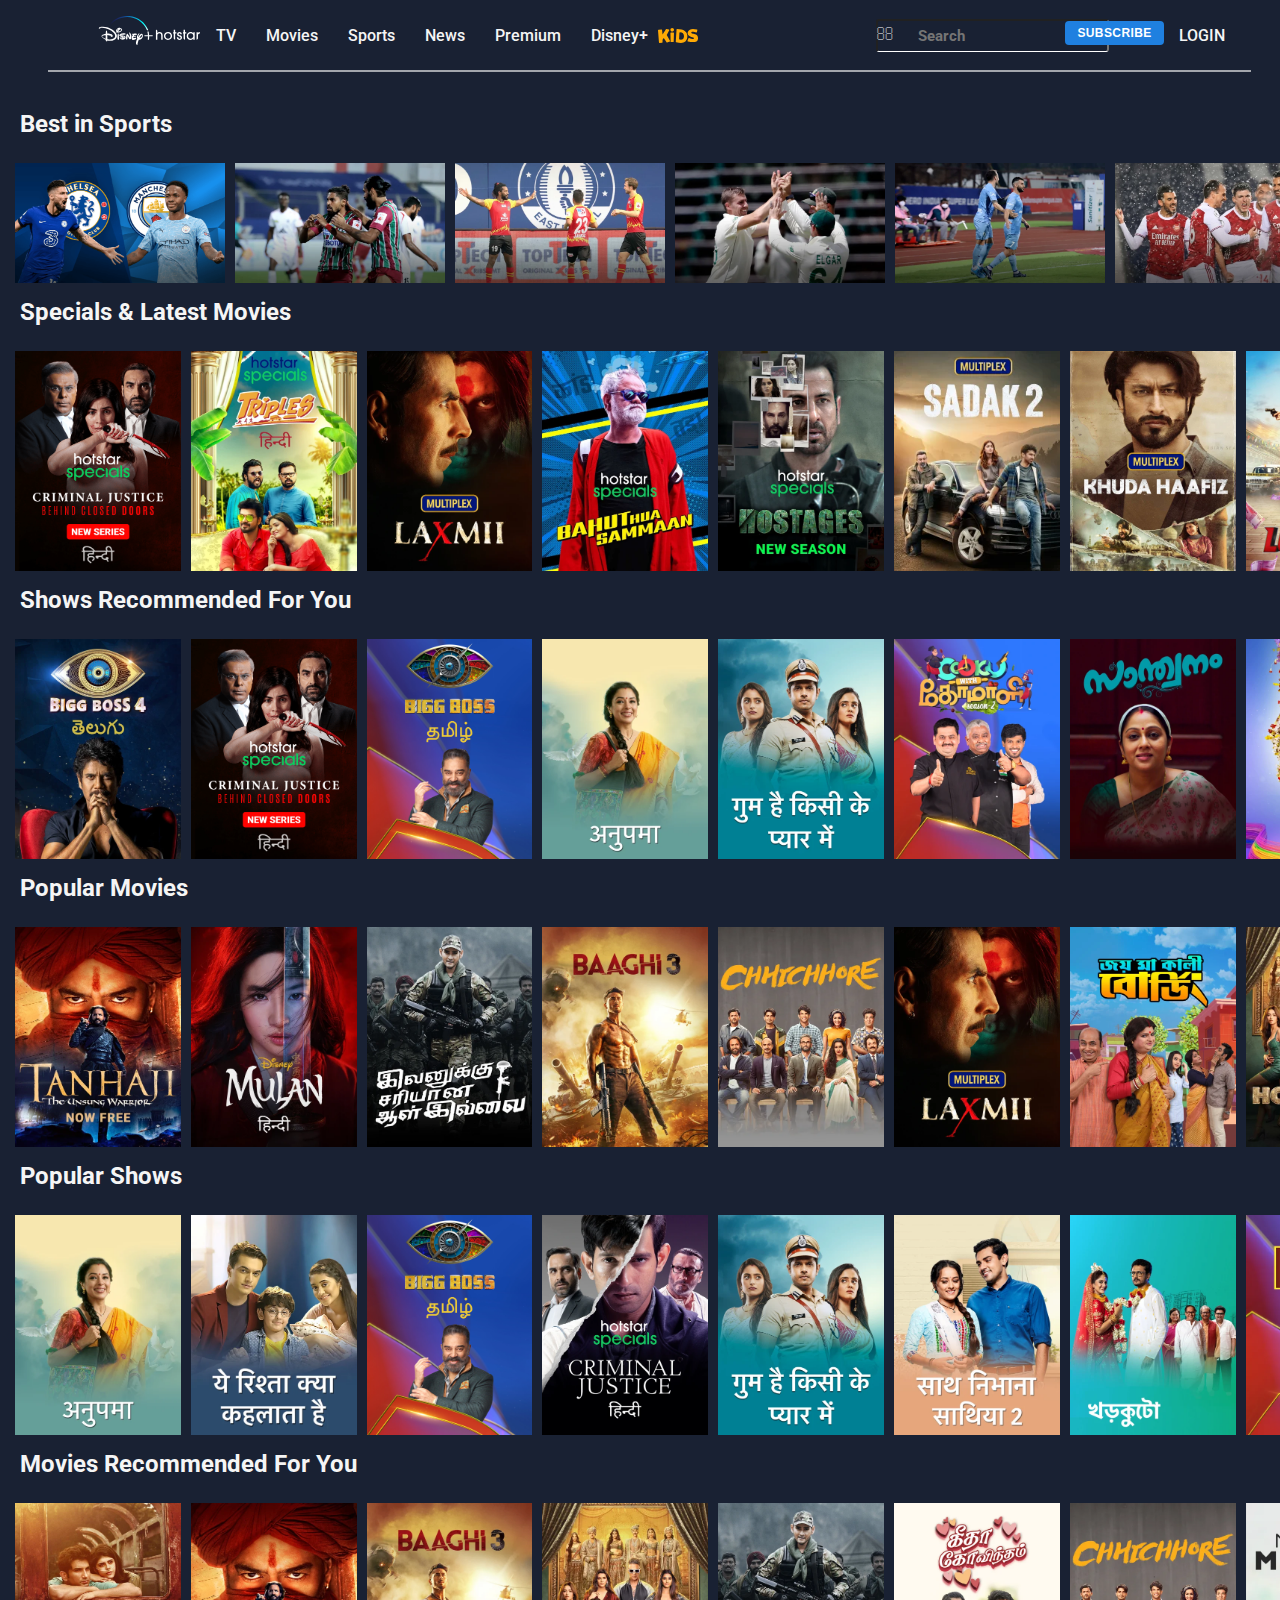
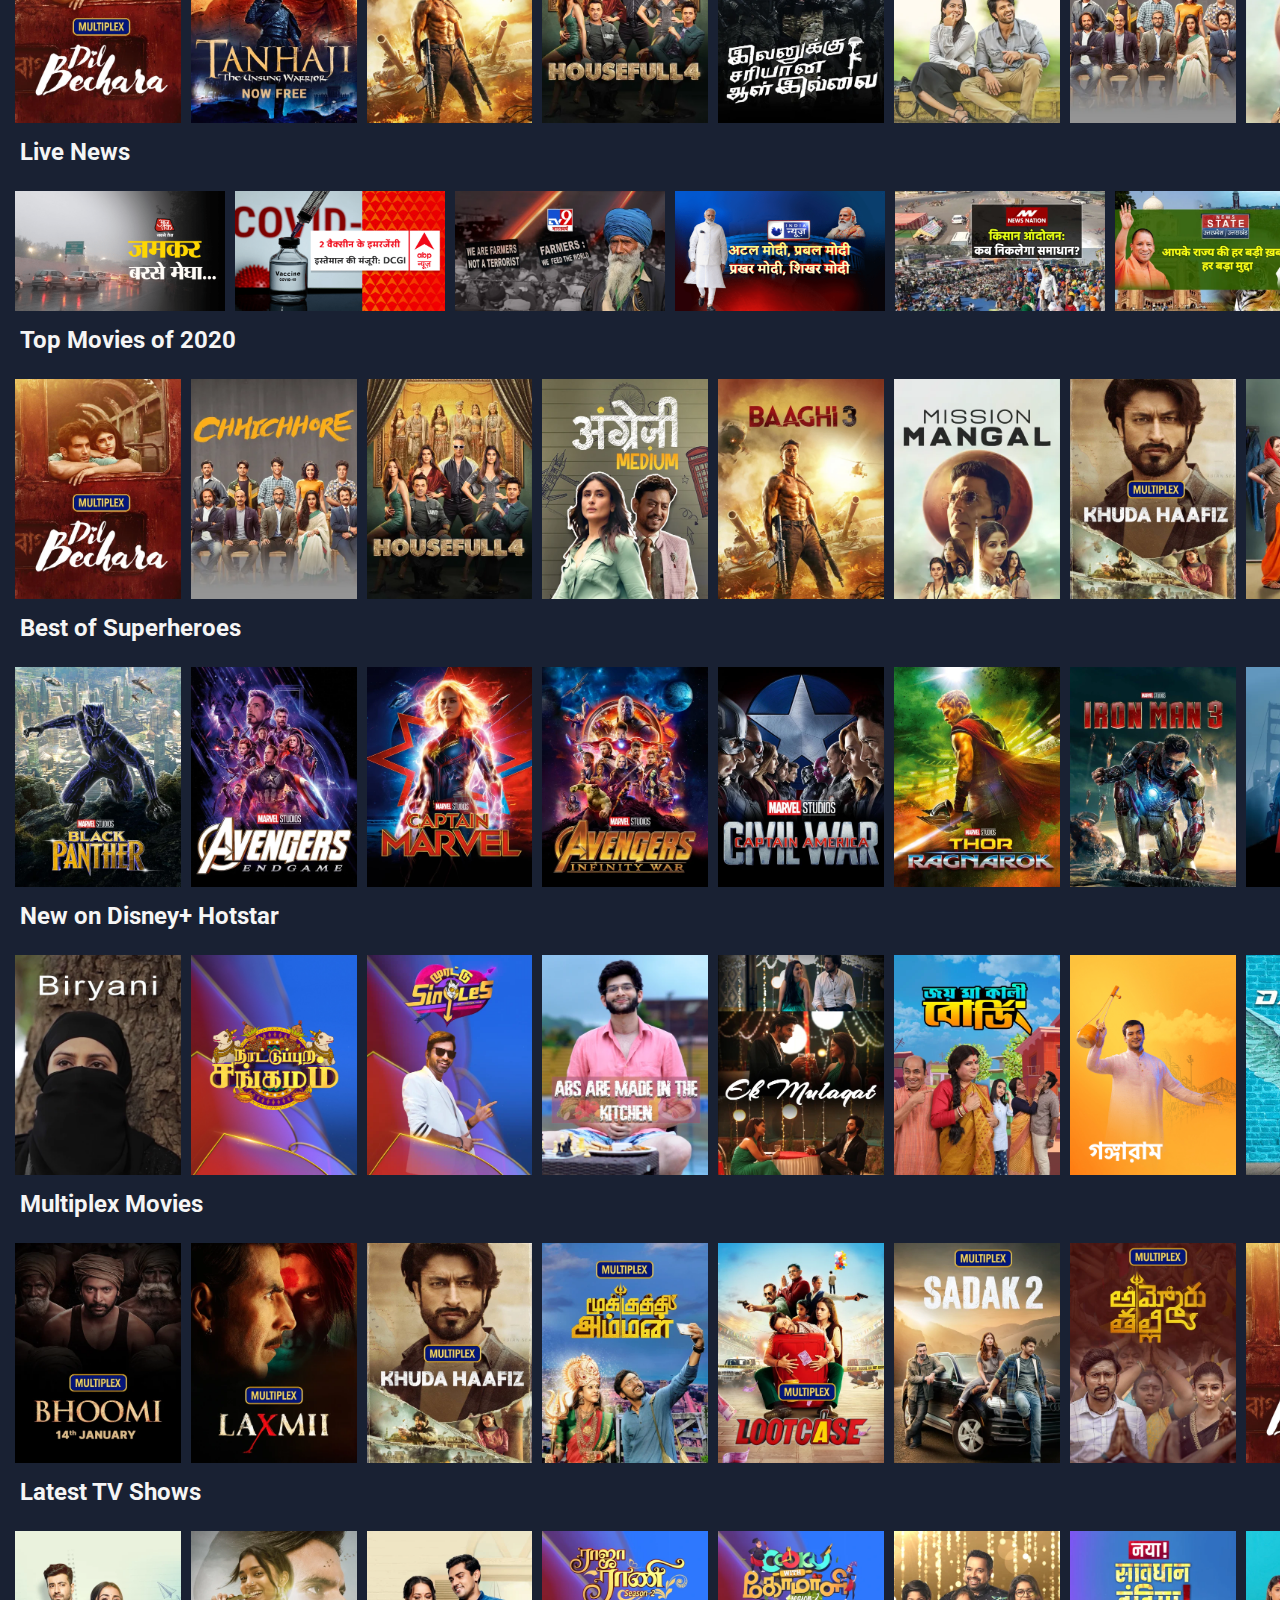
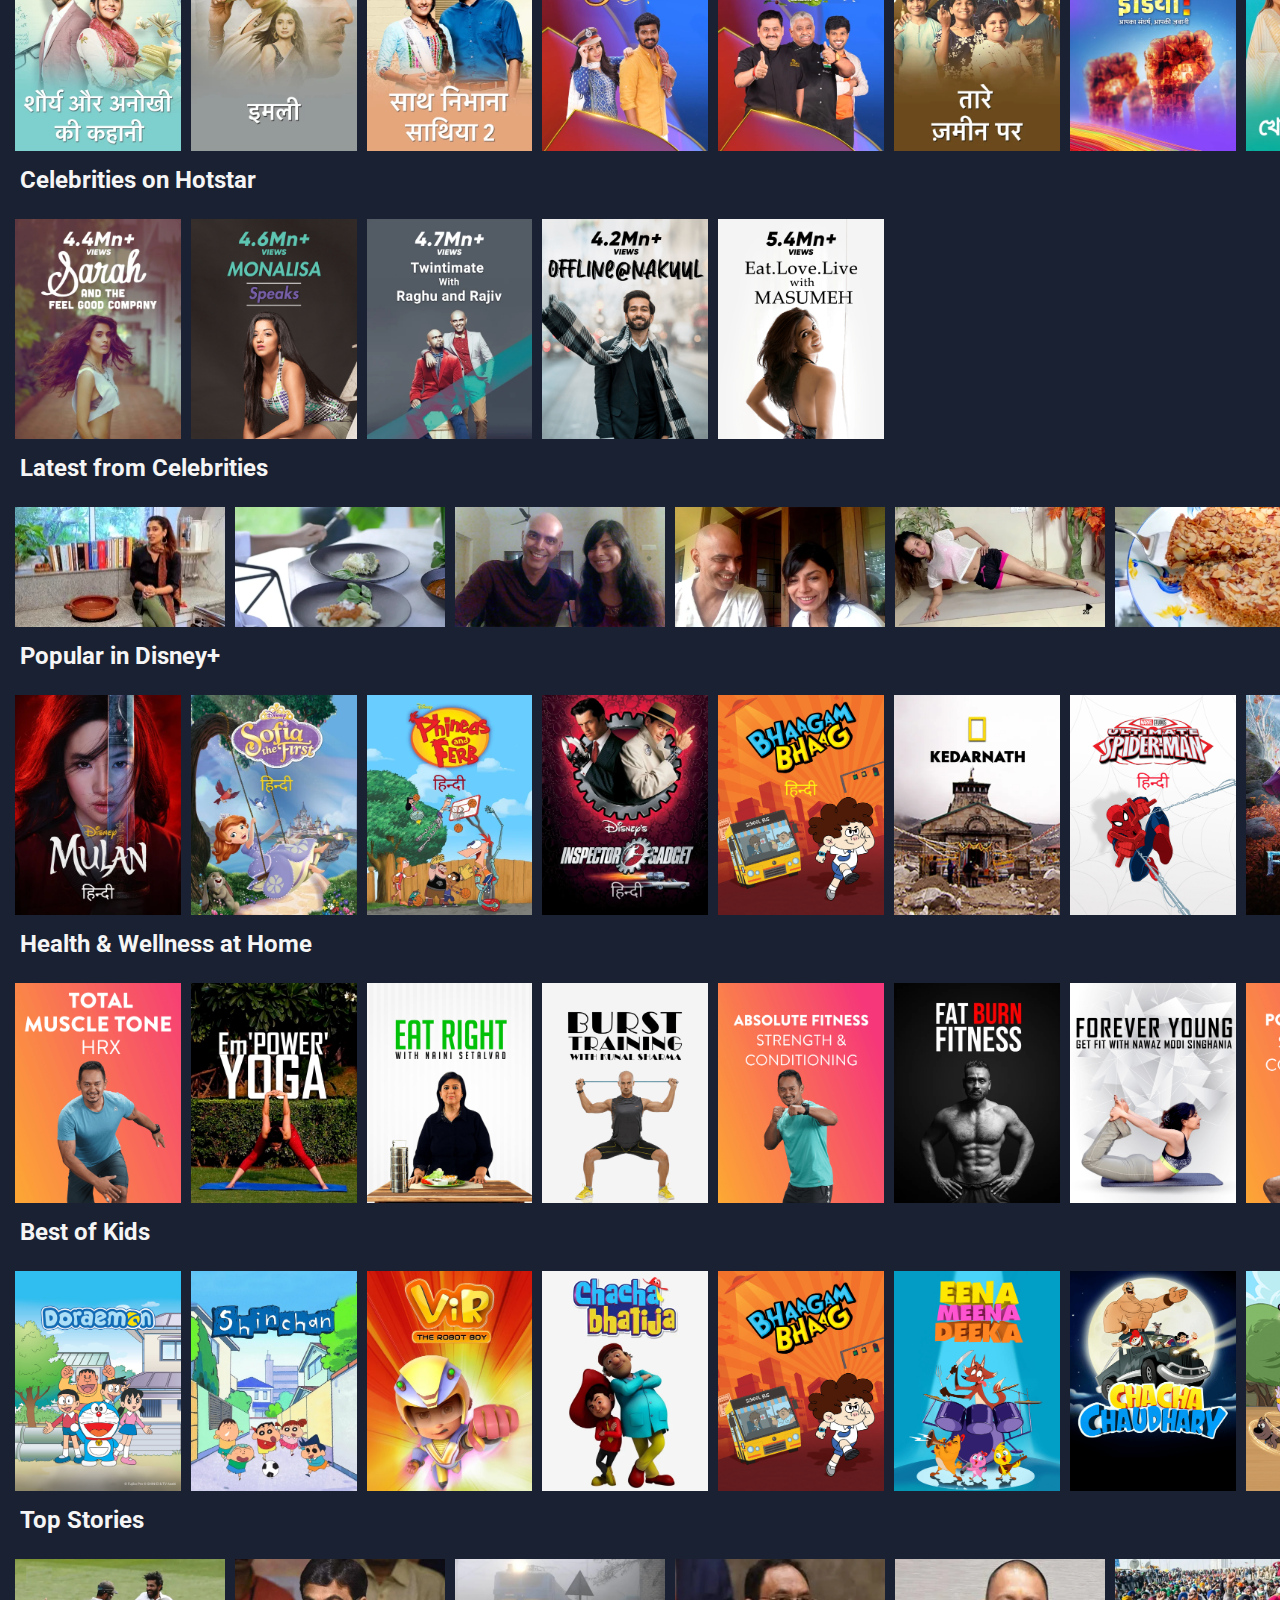
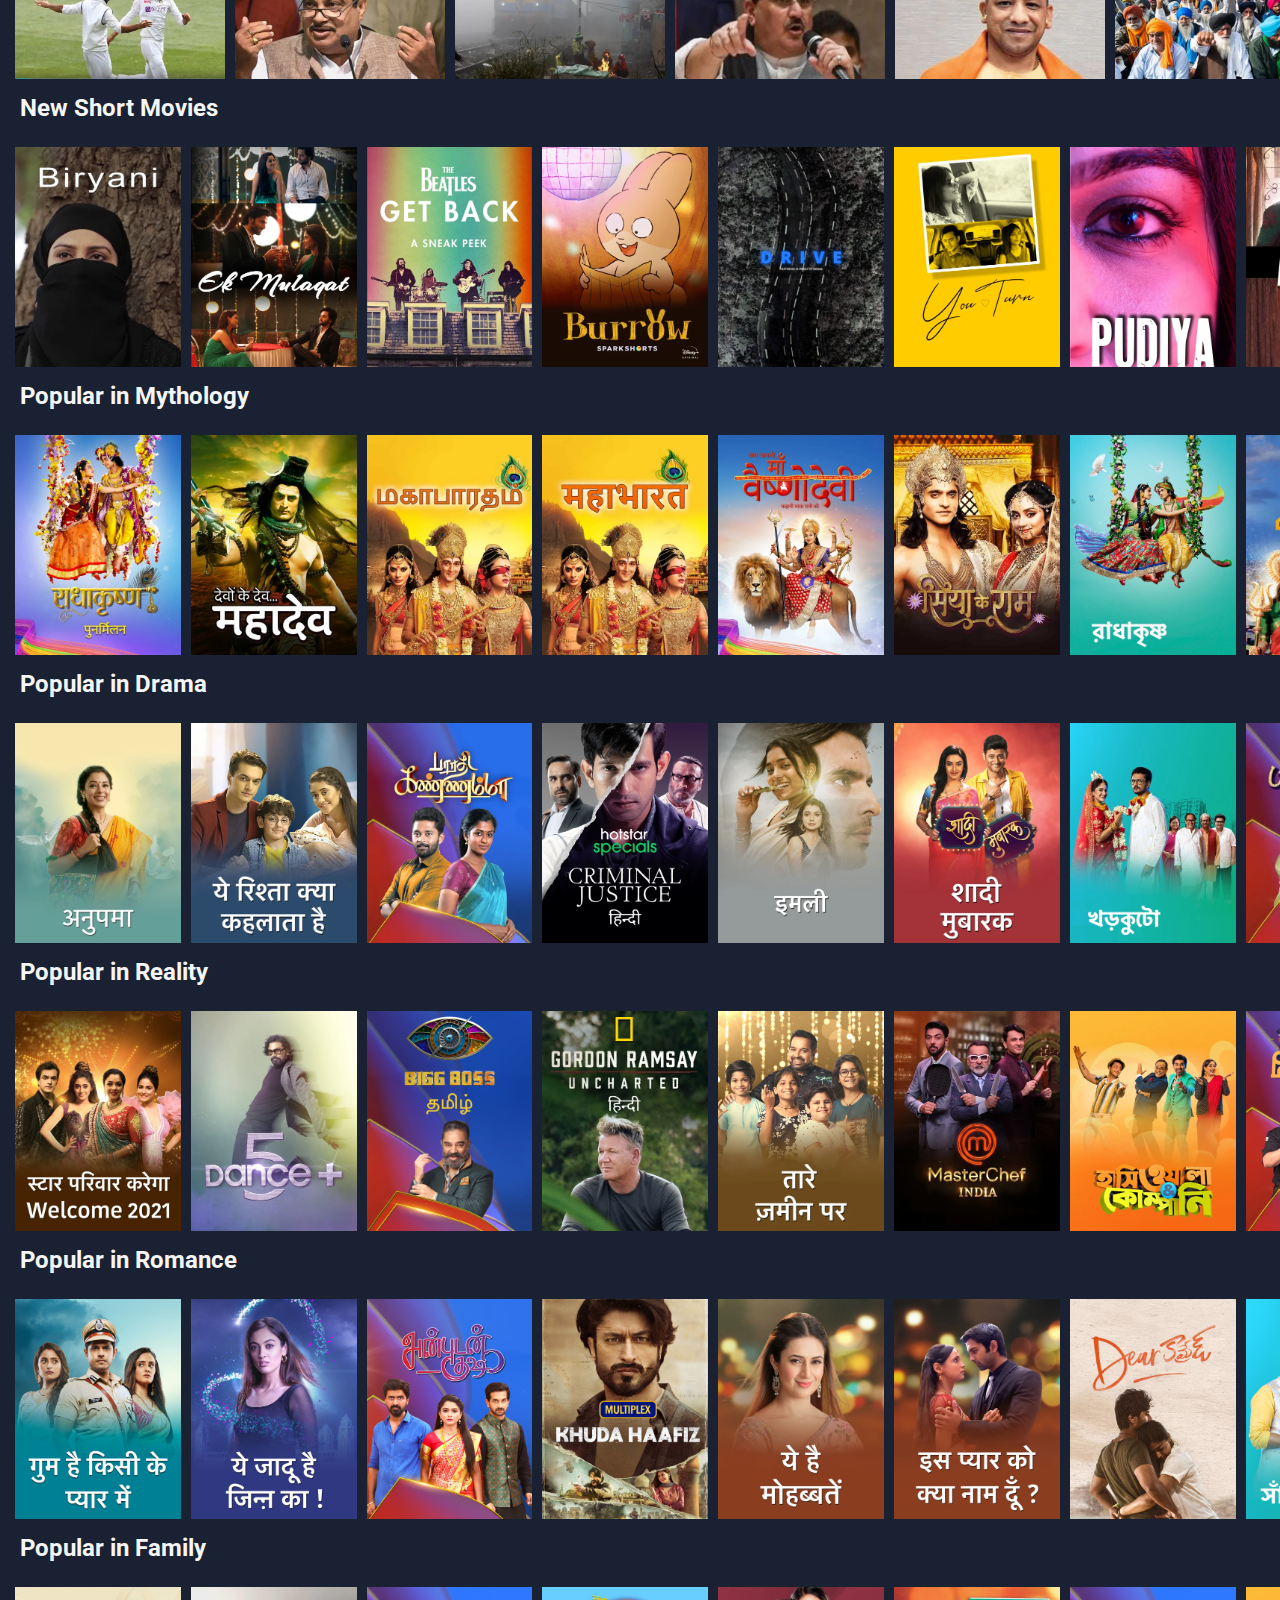
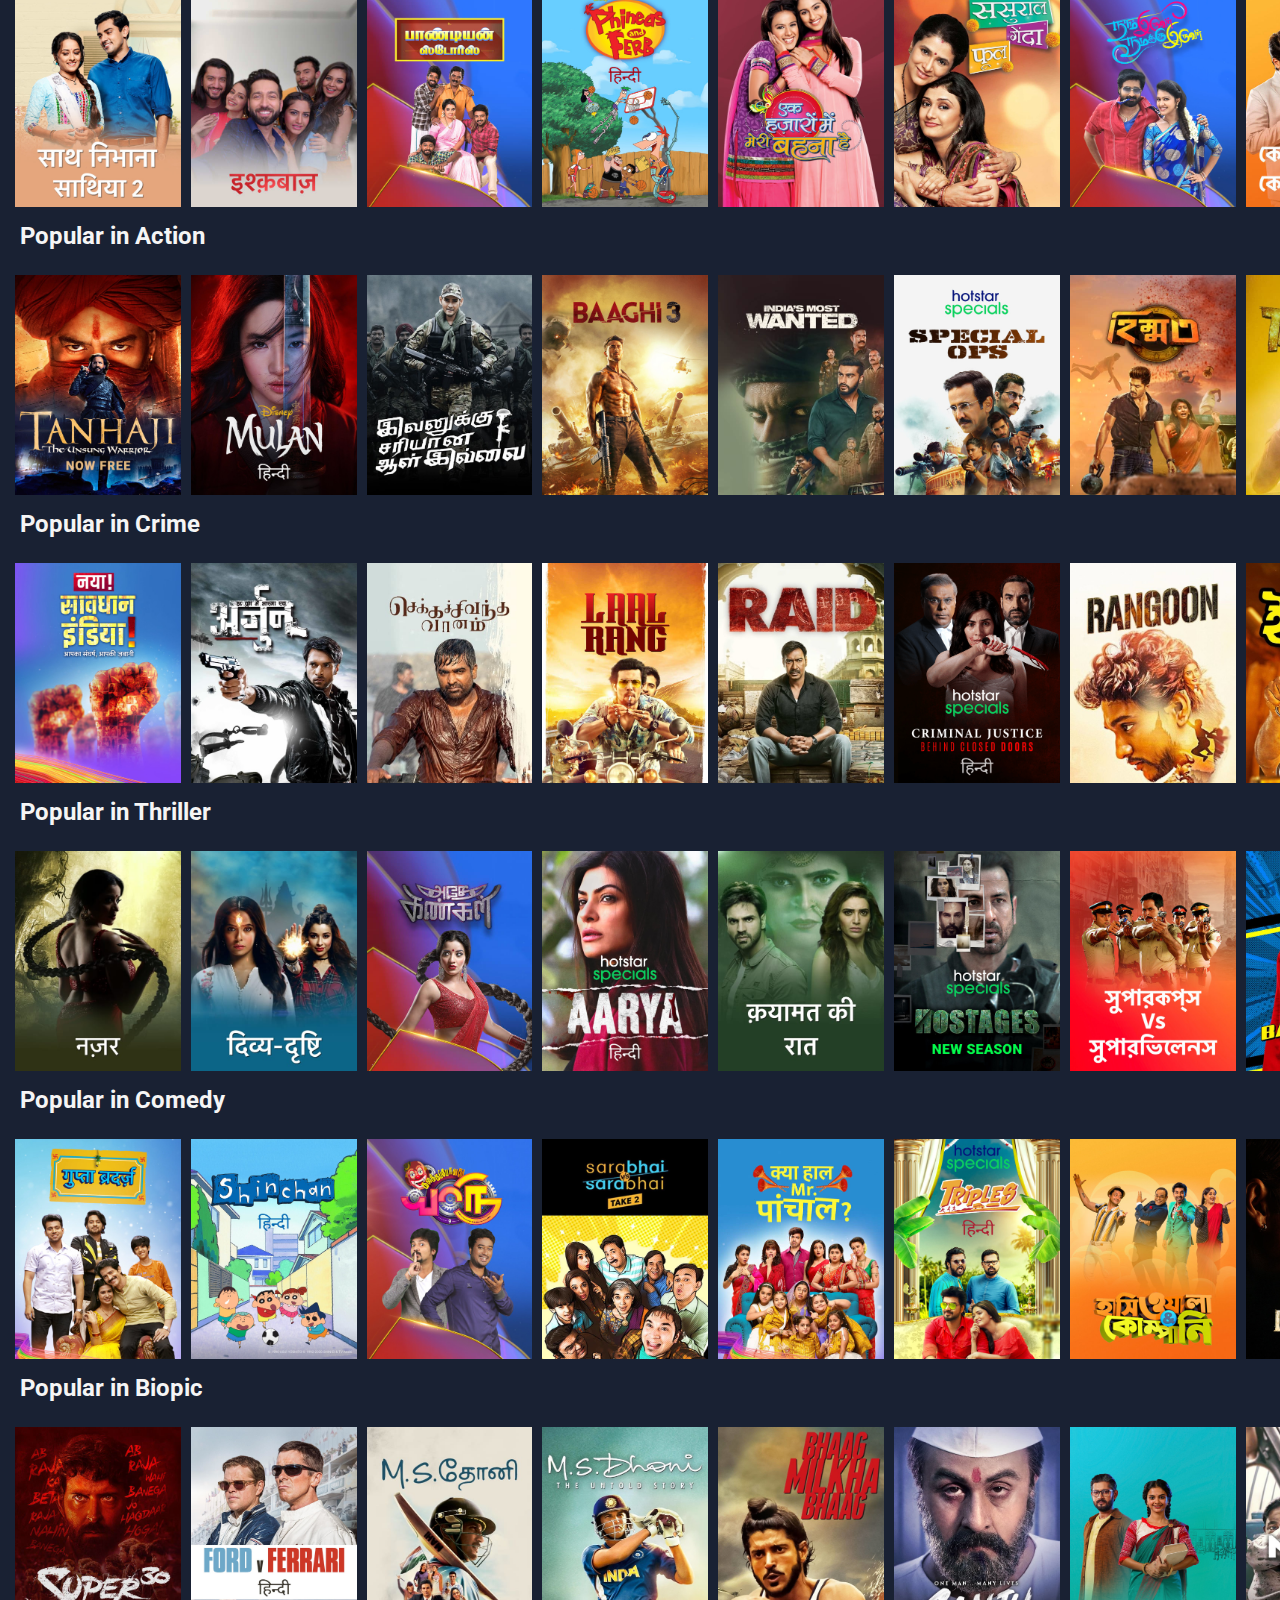
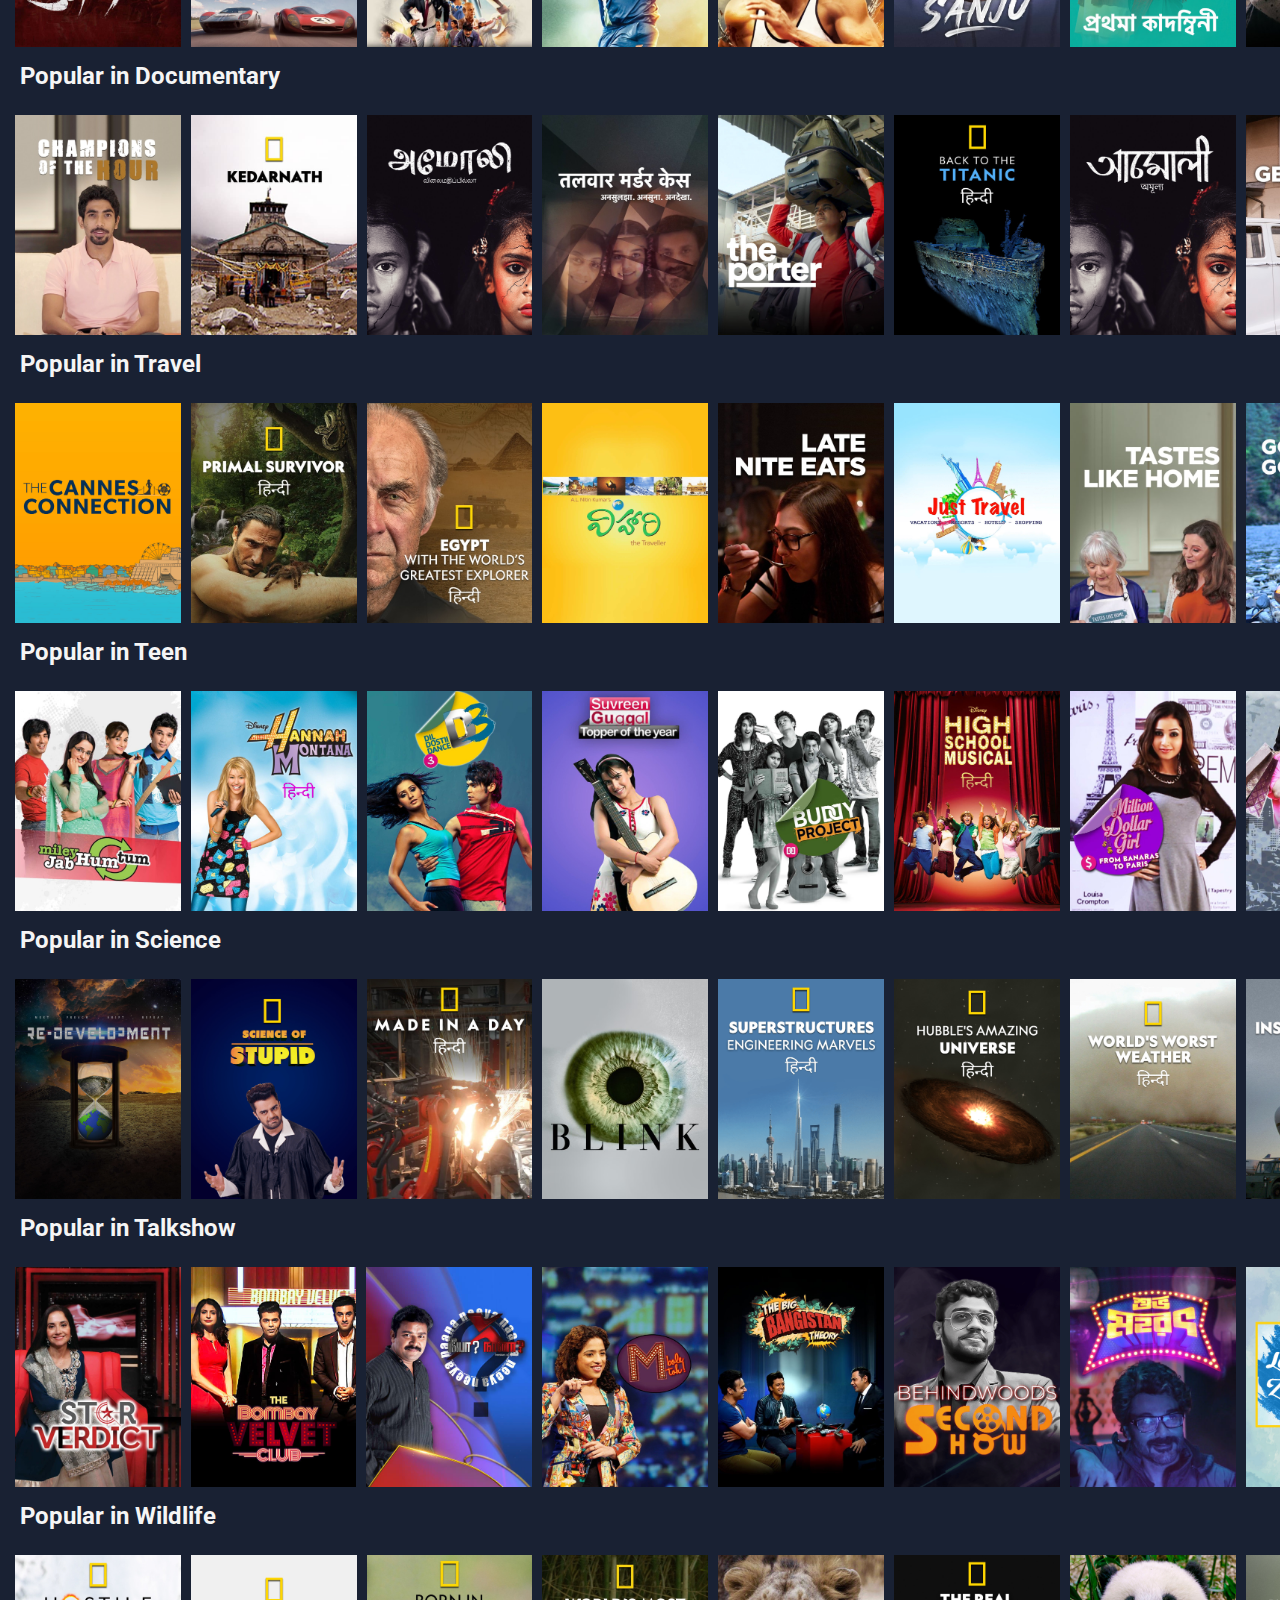
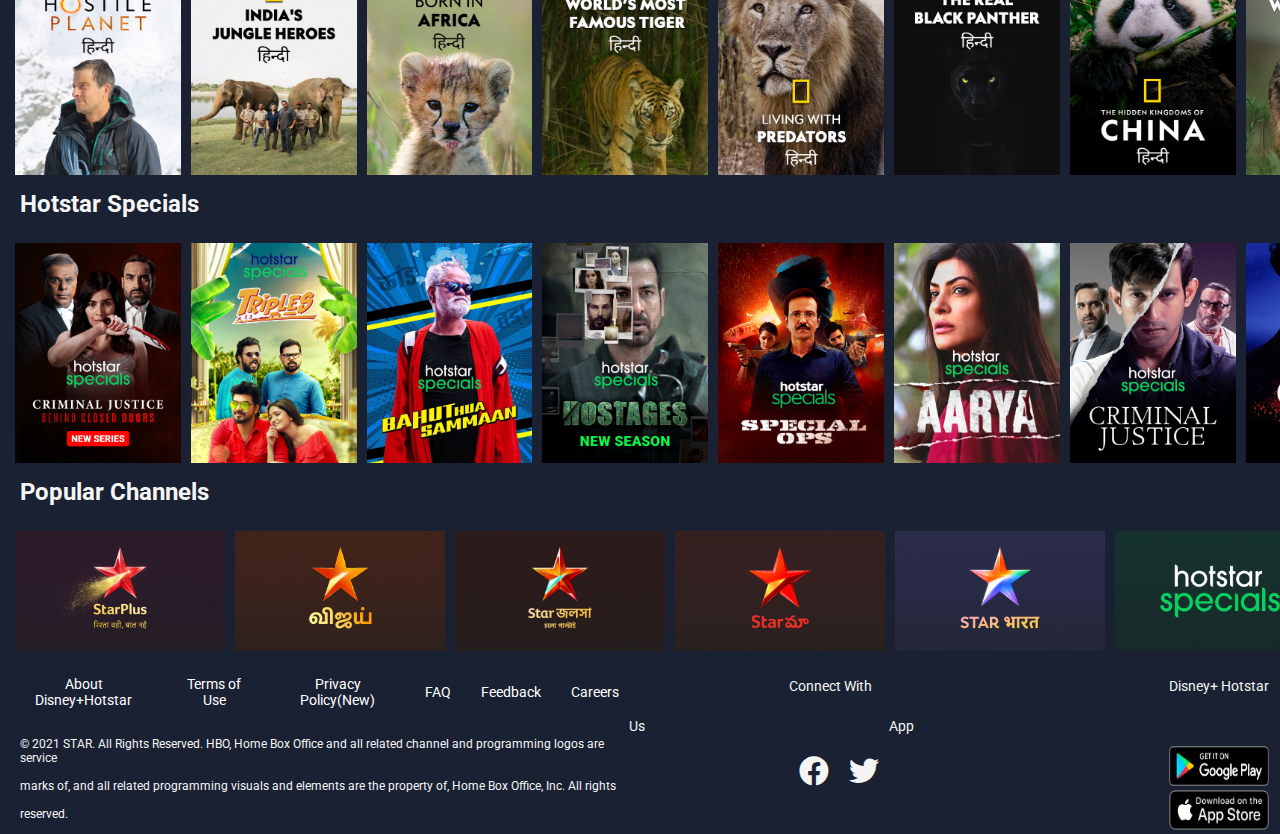
<file: index.html>
<!DOCTYPE html>
<html>
<head>
	<title>Disney+ Hotstar - Watch TV Shows, Movies, Live Cricket Matches &amp; News Online</title>
	<link rel="stylesheet" href="./css/style1.css">
	<link rel="shortcut icon" href="./images/favicon.ico" type="image/x-icon">
    
</head>
<body>
	 <section class="container">
        <article> 
            <span><i class="fas fa-bars"></i></span>
            
                <div class="logo"> 
                    <img src="./images/logo.svg" alt="">
                </div>
            <div class="mainContain">
            	<nav>
                <ul>
                    <li> <a href="#">TV</a>
										<ul>
											<li><a href="">Hotstar Specials</a></li>
											<li><a href="">Star Plus</a></li>
											<li><a href="">Star Jalsha</a></li>
											<li><a href="">Star Vijay</a></li>
											<li><a href="">Star Bharth</a></li>
											<li><a href="">Life Ok</a></li>
											<li><a href="">Asianet</a></li>
											<li><a href="">Star Maa</a></li>
											<li><a href="">More...</a></li>
										</ul>
					</li>
                    <li> <a href="#"> Movies </a>
                    	<ul>
											<li><a href="">Hindi</a></li>
											<li><a href="">Bengali</a></li>
											<li><a href="">Telugu</a></li>
											<li><a href="">Malayalam</a></li>
											<li><a href="">Tamil</a></li>
											<li><a href="">Marathi</a></li>
											<li><a href="">English</a></li>
											<li><a href="">Kannada</a></li>
										</ul>
                    </li>
                    <li> <a href="#"> Sports </a>
                    	<ul>
											<li><a href="">Cricket</a></li>
											<li><a href="">FootBall</a></li>
											<li><a href="">Formula 1</a></li>
											<li><a href="">eSports</a></li>
											<li><a href="">Martial Arts</a></li>
											<li><a href="">Tennis</a></li>
											<li><a href="">Hockey</a></li>
											<li><a href="">Golf</a></li>
											<li><a href="">Badmiton</a></li>
											<li><a href="">Wrestling</a></li>
											<li><a href="">Kabaddi</a></li>
											<li><a href="">Table Tennis</a></li>
											<li><a href="">Khelo India</a></li>
											<li><a href="">Athletics</a></li>
										</ul>
                    </li>
                    <li> <a href="#"> News </a></li>
                    <li> <a href="#"> Premium </a></li>
                    <li> <a href="#"> Disney+ </a></li>
                   <!--  <sub> <a href="#"> NEW </a></sub> -->
                </ul>
                </nav>
            </div>
            <div class="kids">
                <img src="./images/kids.svg" alt="kids">
            </div>
            <div class="searchBox">
                <form>
                    <input type="text" placeholder="Search">
                    <span class="searchicon"><i class="far fa-search"></i></span>
                </form>
            </div>
            <div class="sublog">
                <button>SUBSCRIBE</button>
                <ul>
                    <li><a href="#">LOGIN</a></li>
                </ul>
            </div>
        </article>
    </section>
    <!-- <section class="slider">
         <div>
            <img class="mySlides" src="./images/showcase/pic1.jpg">
            <img class="mySlides" src="./images/showcase/pic2.jpg">
            <img class="mySlides" src="./images/showcase/pic3.jpg">
            <img class="mySlides" src="./images/showcase/pic4.jpg">
          
            <button class="w3-button w3-black w3-display-left" onclick="plusDivs(-1)">&#10094;</button>
            <button class="w3-button w3-black w3-display-right" onclick="plusDivs(1)">&#10095;</button>
          </div>
          
          <script>
          var slideIndex = 1;
          showDivs(slideIndex);
          
          function plusDivs(n) {
            showDivs(slideIndex += n);
          }
          
          function showDivs(n) {
            var i;
            var x = document.getElementsByClassName("mySlides");
            if (n > x.length) {slideIndex = 1}
            if (n < 1) {slideIndex = x.length}
            for (i = 0; i < x.length; i++) {
              x[i].style.display = "none";  
            }
            x[slideIndex-1].style.display = "block";  
          }
          </script>
          
        
    </section> -->

    
    
    <hr><br><br>
    <div class="h1">
    	<h2>Best in Sports</h2> 
    </div>
    <section class="minislider">
        <article>
        	<div class="sl1">
            	<img src="./images/sports/pic1.jpg">
            	<img src="./images/sports/pic2.jpg">
            	<img src="./images/sports/pic3.jpg">
            	<img src="./images/sports/pic4.jpg">
            	<img src="./images/sports/pic5.jpg">
            	<img src="./images/sports/pic6.jpg">
            	<img src="./images/sports/pic7.jpg">
            	<img src="./images/sports/pic8.jpg">
            	<img src="./images/sports/pic9.jpg">
            	<img src="./images/sports/pic10.jpg">
            	<img src="./images/sports/pic11.jpg">
            	<img src="./images/sports/pic12.jpg">
            </div>
        </article>
    </section>
    <div class="h2">
    	<h2>Specials & Latest Movies</h2> 
    </div>
    <section class="minislider1">
        <article>
        	<div class="sl2">
            	<img src="./images/movies/pic1.jpg">
            	<img src="./images/movies/pic2.jpg">
            	<img src="./images/movies/pic3.jpg">
            	<img src="./images/movies/pic4.jpg">
            	<img src="./images/movies/pic5.jpg">
            	<img src="./images/movies/pic6.jpg">
            	<img src="./images/movies/pic7.jpg">
            	<img src="./images/movies/pic8.jpg">
            	<img src="./images/movies/pic9.jpg">
            	<img src="./images/movies/pic10.jpg">
            	<img src="./images/movies/pic11.jpg">
            	<img src="./images/movies/pic12.jpg">
            	<img src="./images/movies/pic13.jpg">
            	<img src="./images/movies/pic14.jpg">
            	<img src="./images/movies/pic15.jpg">
            </div>
        </article>
    </section>
    <div class="h2">
    	<h2>Shows Recommended For You</h2> 
    </div>
    <section class="minislider1">
        <article>
        	<div class="sl2">
            	<img src="./images/shows/pic1.jpg">
            	<img src="./images/shows/pic2.jpg">
            	<img src="./images/shows/pic3.jpg">
            	<img src="./images/shows/pic4.jpg">
            	<img src="./images/shows/pic5.jpg">
            	<img src="./images/shows/pic6.jpg">
            	<img src="./images/shows/pic7.jpg">
            	<img src="./images/shows/pic8.jpg">
            	<img src="./images/shows/pic9.jpg">
            	<img src="./images/shows/pic10.jpg">
            	<img src="./images/shows/pic11.jpg">
            	<img src="./images/shows/pic12.jpg">
            	<img src="./images/shows/pic13.jpg">
            	<img src="./images/shows/pic14.jpg">
            	<img src="./images/shows/pic15.jpg">
            </div>
        </article>
    </section>
    <div class="h2">
    	<h2>Popular Movies</h2> 
    </div>
    <section class="minislider1">
        <article>
        	<div class="sl2">
            	<img src="./images/popularm/pic1.jpg">
            	<img src="./images/popularm/pic2.jpg">
            	<img src="./images/popularm/pic3.jpg">
            	<img src="./images/popularm/pic4.jpg">
            	<img src="./images/popularm/pic5.jpg">
            	<img src="./images/popularm/pic6.jpg">
            	<img src="./images/popularm/pic7.jpg">
            	<img src="./images/popularm/pic8.jpg">
            	<img src="./images/popularm/pic9.jpg">
            	<img src="./images/popularm/pic10.jpg">
            	<img src="./images/popularm/pic11.jpg">
            	<img src="./images/popularm/pic12.jpg">
            	<img src="./images/popularm/pic13.jpg">
            	<img src="./images/popularm/pic14.jpg">
            	<img src="./images/popularm/pic15.jpg">
            </div>
        </article>
    </section>
     <div class="h2">
    	<h2>Popular Shows</h2> 
    </div>
    <section class="minislider1">
        <article>
        	<div class="sl2">
            	<img src="./images/populars/pic1.jpg">
            	<img src="./images/populars/pic2.jpg">
            	<img src="./images/populars/pic3.jpg">
            	<img src="./images/populars/pic4.jpg">
            	<img src="./images/populars/pic5.jpg">
            	<img src="./images/populars/pic6.jpg">
            	<img src="./images/populars/pic7.jpg">
            	<img src="./images/populars/pic8.jpg">
            	<img src="./images/populars/pic9.jpg">
            	<img src="./images/populars/pic10.jpg">
            	<img src="./images/populars/pic11.jpg">
            	<img src="./images/populars/pic12.jpg">
            	<img src="./images/populars/pic13.jpg">
            	<img src="./images/populars/pic14.jpg">
            	<img src="./images/populars/pic15.jpg">
            </div>
        </article>
    </section>
     <div class="h2">
    	<h2>Movies Recommended For You</h2> 
    </div>
    <section class="minislider1">
        <article>
        	<div class="sl2">
            	<img src="./images/movier/pic1.jpg">
            	<img src="./images/movier/pic2.jpg">
            	<img src="./images/movier/pic3.jpg">
            	<img src="./images/movier/pic4.jpg">
            	<img src="./images/movier/pic5.jpg">
            	<img src="./images/movier/pic6.jpg">
            	<img src="./images/movier/pic7.jpg">
            	<img src="./images/movier/pic8.jpg">
            	<img src="./images/movier/pic9.jpg">
            	<img src="./images/movier/pic10.jpg">
            	<img src="./images/movier/pic11.jpg">
            	<img src="./images/movier/pic12.jpg">
            	<img src="./images/movier/pic13.jpg">
            	<img src="./images/movier/pic14.jpg">
            	<img src="./images/movier/pic15.jpg">
            </div>
        </article>
    </section>
    <div class="h2">
    	<h2>Live News</h2> 
    </div>
    <section class="minislider">
        <article>
        	<div class="sl2">
            	<img src="./images/news/pic1.jpg">
            	<img src="./images/news/pic2.jpg">
            	<img src="./images/news/pic3.jpg">
            	<img src="./images/news/pic4.jpg">
            	<img src="./images/news/pic5.jpg">
            	<img src="./images/news/pic6.jpg">
            	<img src="./images/news/pic7.jpg">
            	<img src="./images/news/pic8.jpg">
            	<img src="./images/news/pic9.jpg">
            	<img src="./images/news/pic10.jpg">
            	<img src="./images/news/pic11.jpg">
            	<img src="./images/news/pic12.jpg">
            	<img src="./images/news/pic13.jpg">
            	<img src="./images/news/pic14.jpg">
            	<img src="./images/news/pic15.jpg">
            </div>
        </article>
    </section>
    <div class="h2">
    	<h2>Top Movies of 2020</h2> 
    </div>
    <section class="minislider1">
        <article>
        	<div class="sl2">
            	<img src="./images/topm/pic1.jpg">
            	<img src="./images/topm/pic2.jpg">
            	<img src="./images/topm/pic3.jpg">
            	<img src="./images/topm/pic4.jpg">
            	<img src="./images/topm/pic5.jpg">
            	<img src="./images/topm/pic6.jpg">
            	<img src="./images/topm/pic7.jpg">
            	<img src="./images/topm/pic8.jpg">
            	<img src="./images/topm/pic9.jpg">
            	<img src="./images/topm/pic10.jpg">
            	<img src="./images/topm/pic11.jpg">
            	<img src="./images/topm/pic12.jpg">
            	<img src="./images/topm/pic13.jpg">
            	<img src="./images/topm/pic14.jpg">
            	<img src="./images/topm/pic15.jpg">
            </div>
        </article>
    </section>
    <div class="h2">
    	<h2>Best of Superheroes</h2> 
    </div>
    <section class="minislider1">
        <article>
        	<div class="sl2">
            	<img src="./images/best/pic1.jpg">
            	<img src="./images/best/pic2.jpg">
            	<img src="./images/best/pic3.jpg">
            	<img src="./images/best/pic4.jpg">
            	<img src="./images/best/pic5.jpg">
            	<img src="./images/best/pic6.jpg">
            	<img src="./images/best/pic7.jpg">
            	<img src="./images/best/pic8.jpg">
            	<img src="./images/best/pic9.jpg">
            	<img src="./images/best/pic10.jpg">
            	<img src="./images/best/pic11.jpg">
            	<img src="./images/best/pic12.jpg">
            	<img src="./images/best/pic13.jpg">
            	<img src="./images/best/pic14.jpg">
            	<img src="./images/best/pic15.jpg">
            </div>
        </article>
    </section>
     <div class="h2">
    	<h2>New on Disney+ Hotstar</h2> 
    </div>
    <section class="minislider1">
        <article>
        	<div class="sl2">
            	<img src="./images/new/pic1.jpg">
            	<img src="./images/new/pic2.jpg">
            	<img src="./images/new/pic3.jpg">
            	<img src="./images/new/pic4.jpg">
            	<img src="./images/new/pic5.jpg">
            	<img src="./images/new/pic6.jpg">
            	<img src="./images/new/pic7.jpg">
            	<img src="./images/new/pic8.jpg">
            	<img src="./images/new/pic9.jpg">
            	<img src="./images/new/pic10.jpg">
            	<img src="./images/new/pic11.jpg">
            	<img src="./images/new/pic12.jpg">
            	<img src="./images/new/pic13.jpg">
            	<img src="./images/new/pic14.jpg">
            	<img src="./images/new/pic15.jpg">
            </div>
        </article>
    </section>
    <div class="h2">
    	<h2>Multiplex Movies</h2> 
    </div>
    <section class="minislider1">
        <article>
        	<div class="sl2">
            	<img src="./images/multiplex/pic1.jpg">
            	<img src="./images/multiplex/pic2.jpg">
            	<img src="./images/multiplex/pic3.jpg">
            	<img src="./images/multiplex/pic4.jpg">
            	<img src="./images/multiplex/pic5.jpg">
            	<img src="./images/multiplex/pic6.jpg">
            	<img src="./images/multiplex/pic7.jpg">
            	<img src="./images/multiplex/pic8.jpg">
            	<img src="./images/multiplex/pic9.jpg">
            </div>
        </article>
    </section>
    <div class="h2">
    	<h2>Latest TV Shows</h2> 
    </div>
    <section class="minislider1">
        <article>
        	<div class="sl2">
            	<img src="./images/latest/pic1.jpg">
            	<img src="./images/latest/pic2.jpg">
            	<img src="./images/latest/pic3.jpg">
            	<img src="./images/latest/pic4.jpg">
            	<img src="./images/latest/pic5.jpg">
            	<img src="./images/latest/pic6.jpg">
            	<img src="./images/latest/pic7.jpg">
            	<img src="./images/latest/pic8.jpg">
            	<img src="./images/latest/pic9.jpg">
            	<img src="./images/latest/pic10.jpg">
            	<img src="./images/latest/pic11.jpg">
            </div>
        </article>
    </section>
    <div class="h2">
    	<h2>Celebrities on Hotstar</h2> 
    </div>
    <section class="minislider1">
        <article>
        	<div class="sl2">
            	<img src="./images/celebrities/pic1.jpg">
            	<img src="./images/celebrities/pic2.jpg">
            	<img src="./images/celebrities/pic3.jpg">
            	<img src="./images/celebrities/pic4.jpg">
            	<img src="./images/celebrities/pic5.jpg">
            </div>
        </article>
    </section>
    <div class="h2">
    	<h2>Latest from Celebrities</h2> 
    </div>
    <section class="minislider">
        <article>
        	<div class="sl2">
            	<img src="./images/latestc/pic1.jpg">
            	<img src="./images/latestc/pic2.jpg">
            	<img src="./images/latestc/pic3.jpg">
            	<img src="./images/latestc/pic4.jpg">
            	<img src="./images/latestc/pic5.jpg">
            	<img src="./images/latestc/pic6.jpg">
            	<img src="./images/latestc/pic7.jpg">
            	<img src="./images/latestc/pic8.jpg">
            	<img src="./images/latestc/pic9.jpg">
            	<img src="./images/latestc/pic10.jpg">
            	<img src="./images/latestc/pic11.jpg">
            	<img src="./images/latestc/pic12.jpg">
            	<img src="./images/latestc/pic13.jpg">
            	<img src="./images/latestc/pic14.jpg">
            	<img src="./images/latestc/pic15.jpg">
            </div>
        </article>
    </section>
    <div class="h2">
    	<h2>Popular in Disney+</h2> 
    </div>
    <section class="minislider1">
        <article>
        	<div class="sl2">
            	<img src="./images/populard/pic1.jpg">
            	<img src="./images/populard/pic2.jpg">
            	<img src="./images/populard/pic3.jpg">
            	<img src="./images/populard/pic4.jpg">
            	<img src="./images/populard/pic5.jpg">
            	<img src="./images/populard/pic6.jpg">
            	<img src="./images/populard/pic7.jpg">
            	<img src="./images/populard/pic8.jpg">
            	<img src="./images/populard/pic9.jpg">
            	<img src="./images/populard/pic10.jpg">
            	<img src="./images/populard/pic11.jpg">
            	<img src="./images/populard/pic12.jpg">
            	<img src="./images/populard/pic13.jpg">
            	<img src="./images/populard/pic14.jpg">
            	<img src="./images/populard/pic15.jpg">
            </div>
        </article>
    </section>
    <div class="h2">
    	<h2>Health & Wellness at Home</h2> 
    </div>
    <section class="minislider1">
        <article>
        	<div class="sl2">
            	<img src="./images/health/pic1.jpg">
            	<img src="./images/health/pic2.jpg">
            	<img src="./images/health/pic3.jpg">
            	<img src="./images/health/pic4.jpg">
            	<img src="./images/health/pic5.jpg">
            	<img src="./images/health/pic6.jpg">
            	<img src="./images/health/pic7.jpg">
            	<img src="./images/health/pic8.jpg">
            	<img src="./images/health/pic9.jpg">
            	<img src="./images/health/pic10.jpg">
            	<img src="./images/health/pic11.jpg">
            	<img src="./images/health/pic12.jpg">
            	<img src="./images/health/pic13.jpg">
            	<img src="./images/health/pic14.jpg">
            	<img src="./images/health/pic15.jpg">
            </div>
        </article>
    </section>
     <div class="h2">
    	<h2>Best of Kids</h2> 
    </div>
    <section class="minislider1">
        <article>
        	<div class="sl2">
            	<img src="./images/bestk/pic1.jpg">
            	<img src="./images/bestk/pic2.jpg">
            	<img src="./images/bestk/pic3.jpg">
            	<img src="./images/bestk/pic4.jpg">
            	<img src="./images/bestk/pic5.jpg">
            	<img src="./images/bestk/pic6.jpg">
            	<img src="./images/bestk/pic7.jpg">
            	<img src="./images/bestk/pic8.jpg">
            	<img src="./images/bestk/pic9.jpg">
            	<img src="./images/bestk/pic10.jpg">
            	<img src="./images/bestk/pic11.jpg">
            	<img src="./images/bestk/pic12.jpg">
            	<img src="./images/bestk/pic13.jpg">
            	<img src="./images/bestk/pic14.jpg">
            	<img src="./images/bestk/pic15.jpg">
            </div>
        </article>
    </section>
     <div class="h2">
    	<h2>Top Stories</h2> 
    </div>
    <section class="minislider">
        <article>
        	<div class="sl2">
            	<img src="./images/tops/pic1.jpg">
            	<img src="./images/tops/pic2.jpg">
            	<img src="./images/tops/pic3.jpg">
            	<img src="./images/tops/pic4.jpg">
            	<img src="./images/tops/pic5.jpg">
            	<img src="./images/tops/pic6.jpg">
            	<img src="./images/tops/pic7.jpg">
            	<img src="./images/tops/pic8.jpg">
            	<img src="./images/tops/pic9.jpg">
            	<img src="./images/tops/pic10.jpg">
            	<img src="./images/tops/pic11.jpg">
            	<img src="./images/tops/pic12.jpg">
            	<img src="./images/tops/pic13.jpg">
            	<img src="./images/tops/pic14.jpg">
            	<img src="./images/tops/pic15.jpg">
            </div>
        </article>
    </section>
     <div class="h2">
    	<h2>New Short Movies</h2> 
    </div>
    <section class="minislider1">
        <article>
        	<div class="sl2">
            	<img src="./images/newsm/pic1.jpg">
            	<img src="./images/newsm/pic2.jpg">
            	<img src="./images/newsm/pic3.jpg">
            	<img src="./images/newsm/pic4.jpg">
            	<img src="./images/newsm/pic5.jpg">
            	<img src="./images/newsm/pic6.jpg">
            	<img src="./images/newsm/pic7.jpg">
            	<img src="./images/newsm/pic8.jpg">
            	<img src="./images/newsm/pic9.jpg">
            	<img src="./images/newsm/pic10.jpg">
            	<img src="./images/newsm/pic11.jpg">
            	<img src="./images/newsm/pic12.jpg">
            	<img src="./images/newsm/pic13.jpg">
            	<img src="./images/newsm/pic14.jpg">
            	<img src="./images/newsm/pic15.jpg">
            </div>
        </article>
    </section>
    <div class="h2">
    	<h2>Popular in Mythology</h2> 
    </div>
    <section class="minislider1">
        <article>
        	<div class="sl2">
            	<img src="./images/mythology/pic1.jpg">
            	<img src="./images/mythology/pic2.jpg">
            	<img src="./images/mythology/pic3.jpg">
            	<img src="./images/mythology/pic4.jpg">
            	<img src="./images/mythology/pic5.jpg">
            	<img src="./images/mythology/pic6.jpg">
            	<img src="./images/mythology/pic7.jpg">
            	<img src="./images/mythology/pic8.jpg">
            	<img src="./images/mythology/pic9.jpg">
            	<img src="./images/mythology/pic10.jpg">
            	<img src="./images/mythology/pic11.jpg">
            	<img src="./images/mythology/pic12.jpg">
            	<img src="./images/mythology/pic13.jpg">
            	<img src="./images/mythology/pic14.jpg">
            	<img src="./images/mythology/pic15.jpg">
            </div>
        </article>
    </section>
    <div class="h2">
    	<h2>Popular in Drama</h2> 
    </div>
    <section class="minislider1">
        <article>
        	<div class="sl2">
            	<img src="./images/drama/pic1.jpg">
            	<img src="./images/drama/pic2.jpg">
            	<img src="./images/drama/pic3.jpg">
            	<img src="./images/drama/pic4.jpg">
            	<img src="./images/drama/pic5.jpg">
            	<img src="./images/drama/pic6.jpg">
            	<img src="./images/drama/pic7.jpg">
            	<img src="./images/drama/pic8.jpg">
            	<img src="./images/drama/pic9.jpg">
            	<img src="./images/drama/pic10.jpg">
            	<img src="./images/drama/pic11.jpg">
            	<img src="./images/drama/pic12.jpg">
            	<img src="./images/drama/pic13.jpg">
            	<img src="./images/drama/pic14.jpg">
            	<img src="./images/drama/pic15.jpg">
            </div>
        </article>
    </section>
    <div class="h2">
    	<h2>Popular in Reality</h2> 
    </div>
    <section class="minislider1">
        <article>
        	<div class="sl2">
            	<img src="./images/reality/pic1.jpg">
            	<img src="./images/reality/pic2.jpg">
            	<img src="./images/reality/pic3.jpg">
            	<img src="./images/reality/pic4.jpg">
            	<img src="./images/reality/pic5.jpg">
            	<img src="./images/reality/pic6.jpg">
            	<img src="./images/reality/pic7.jpg">
            	<img src="./images/reality/pic8.jpg">
            	<img src="./images/reality/pic9.jpg">
            	<img src="./images/reality/pic10.jpg">
            	<img src="./images/reality/pic11.jpg">
            	<img src="./images/reality/pic12.jpg">
            	<img src="./images/reality/pic13.jpg">
            	<img src="./images/reality/pic14.jpg">
            	<img src="./images/reality/pic15.jpg">
            </div>
        </article>
    </section>
    <div class="h2">
    	<h2>Popular in Romance</h2> 
    </div>
    <section class="minislider1">
        <article>
        	<div class="sl2">
            	<img src="./images/popular romance/pic1.jpg">
            	<img src="./images/popular romance/pic2.jpg">
            	<img src="./images/popular romance/pic3.jpg">
            	<img src="./images/popular romance/pic4.jpg">
            	<img src="./images/popular romance/pic5.jpg">
            	<img src="./images/popular romance/pic6.jpg">
            	<img src="./images/popular romance/pic7.jpg">
            	<img src="./images/popular romance/pic8.jpg">
            	<img src="./images/popular romance/pic9.jpg">
            	<img src="./images/popular romance/pic10.jpg">
            	<img src="./images/popular romance/pic11.jpg">
            	<img src="./images/popular romance/pic12.jpg">
            	<img src="./images/popular romance/pic13.jpg">
            	<img src="./images/popular romance/pic14.jpg">
            	<img src="./images/popular romance/pic15.jpg">
            </div>
        </article>
    </section>
    <div class="h2">
    	<h2>Popular in Family</h2> 
    </div>
    <section class="minislider1">
        <article>
        	<div class="sl2">
            	<img src="./images/pop family/pic1.jpg">
            	<img src="./images/pop family/pic2.jpg">
            	<img src="./images/pop family/pic3.jpg">
            	<img src="./images/pop family/pic4.jpg">
            	<img src="./images/pop family/pic5.jpg">
            	<img src="./images/pop family/pic6.jpg">
            	<img src="./images/pop family/pic7.jpg">
            	<img src="./images/pop family/pic8.jpg">
            	<img src="./images/pop family/pic9.jpg">
            	<img src="./images/pop family/pic10.jpg">
            	<img src="./images/pop family/pic11.jpg">
            	<img src="./images/pop family/pic12.jpg">
            	<img src="./images/pop family/pic13.jpg">
            	<img src="./images/pop family/pic14.jpg">
            	<img src="./images/pop family/pic15.jpg">
            </div>
        </article>
    </section>
    <div class="h2">
    	<h2>Popular in Action</h2> 
    </div>
    <section class="minislider1">
        <article>
        	<div class="sl2">
            	<img src="./images/popular action/pic1.jpg">
            	<img src="./images/popular action/pic2.jpg">
            	<img src="./images/popular action/pic3.jpg">
            	<img src="./images/popular action/pic4.jpg">
            	<img src="./images/popular action/pic5.jpg">
            	<img src="./images/popular action/pic6.jpg">
            	<img src="./images/popular action/pic7.jpg">
            	<img src="./images/popular action/pic8.jpg">
            	<img src="./images/popular action/pic9.jpg">
            	<img src="./images/popular action/pic10.jpg">
            	<img src="./images/popular action/pic11.jpg">
            	<img src="./images/popular action/pic12.jpg">
            	<img src="./images/popular action/pic13.jpg">
            	<img src="./images/popular action/pic14.jpg">
            	<img src="./images/popular action/pic15.jpg">
            </div>
        </article>
    </section>
     <div class="h2">
    	<h2>Popular in Crime</h2> 
    </div>
    <section class="minislider1">
        <article>
        	<div class="sl2">
            	<img src="./images/popular crime/pic1.jpg">
            	<img src="./images/popular crime/pic2.jpg">
            	<img src="./images/popular crime/pic3.jpg">
            	<img src="./images/popular crime/pic4.jpg">
            	<img src="./images/popular crime/pic5.jpg">
            	<img src="./images/popular crime/pic6.jpg">
            	<img src="./images/popular crime/pic7.jpg">
            	<img src="./images/popular crime/pic8.jpg">
            	<img src="./images/popular crime/pic9.jpg">
            	<img src="./images/popular crime/pic10.jpg">
            	<img src="./images/popular crime/pic11.jpg">
            	<img src="./images/popular crime/pic12.jpg">
            	<img src="./images/popular crime/pic13.jpg">
            	<img src="./images/popular crime/pic14.jpg">
            	<img src="./images/popular crime/pic15.jpg">
            </div>
        </article>
    </section>
    <div class="h2">
    	<h2>Popular in Thriller</h2> 
    </div>
    <section class="minislider1">
        <article>
        	<div class="sl2">
            	<img src="./images/popular thriller/pic1.jpg">
            	<img src="./images/popular thriller/pic2.jpg">
            	<img src="./images/popular thriller/pic3.jpg">
            	<img src="./images/popular thriller/pic4.jpg">
            	<img src="./images/popular thriller/pic5.jpg">
            	<img src="./images/popular thriller/pic6.jpg">
            	<img src="./images/popular thriller/pic7.jpg">
            	<img src="./images/popular thriller/pic8.jpg">
            	<img src="./images/popular thriller/pic9.jpg">
            	<img src="./images/popular thriller/pic10.jpg">
            	<img src="./images/popular thriller/pic11.jpg">
            	<img src="./images/popular thriller/pic12.jpg">
            	<img src="./images/popular thriller/pic13.jpg">
            	<img src="./images/popular thriller/pic14.jpg">
            	<img src="./images/popular thriller/pic15.jpg">
            </div>
        </article>
    </section>
    <div class="h2">
    	<h2>Popular in Comedy</h2> 
    </div>
    <section class="minislider1">
        <article>
        	<div class="sl2">
            	<img src="./images/popular comedy/pic1.jpg">
            	<img src="./images/popular comedy/pic2.jpg">
            	<img src="./images/popular comedy/pic3.jpg">
            	<img src="./images/popular comedy/pic4.jpg">
            	<img src="./images/popular comedy/pic5.jpg">
            	<img src="./images/popular comedy/pic6.jpg">
            	<img src="./images/popular comedy/pic7.jpg">
            	<img src="./images/popular comedy/pic8.jpg">
            	<img src="./images/popular comedy/pic9.jpg">
            	<img src="./images/popular comedy/pic10.jpg">
            	<img src="./images/popular comedy/pic11.jpg">
            	<img src="./images/popular comedy/pic12.jpg">
            	<img src="./images/popular comedy/pic13.jpg">
            	<img src="./images/popular comedy/pic14.jpg">
            	<img src="./images/popular comedy/pic15.jpg">
            </div>
        </article>
    </section>
    <div class="h2">
    	<h2>Popular in Biopic</h2> 
    </div>
    <section class="minislider1">
        <article>
        	<div class="sl2">
            	<img src="./images/popular biopic/pic1.jpg">
            	<img src="./images/popular biopic/pic2.jpg">
            	<img src="./images/popular biopic/pic3.jpg">
            	<img src="./images/popular biopic/pic4.jpg">
            	<img src="./images/popular biopic/pic5.jpg">
            	<img src="./images/popular biopic/pic6.jpg">
            	<img src="./images/popular biopic/pic7.jpg">
            	<img src="./images/popular biopic/pic8.jpg">
            	<img src="./images/popular biopic/pic9.jpg">
            	<img src="./images/popular biopic/pic10.jpg">
            	<img src="./images/popular biopic/pic11.jpg">
            	<img src="./images/popular biopic/pic12.jpg">
            	<img src="./images/popular biopic/pic13.jpg">
            	<img src="./images/popular biopic/pic14.jpg">
            	<img src="./images/popular biopic/pic15.jpg">
            </div>
        </article>
    </section>
    <div class="h2">
    	<h2>Popular in Documentary</h2> 
    </div>
    <section class="minislider1">
        <article>
        	<div class="sl2">
            	<img src="./images/popular documentary/pic1.jpg">
            	<img src="./images/popular documentary/pic2.jpg">
            	<img src="./images/popular documentary/pic3.jpg">
            	<img src="./images/popular documentary/pic4.jpg">
            	<img src="./images/popular documentary/pic5.jpg">
            	<img src="./images/popular documentary/pic6.jpg">
            	<img src="./images/popular documentary/pic7.jpg">
            	<img src="./images/popular documentary/pic8.jpg">
            	<img src="./images/popular documentary/pic9.jpg">
            	<img src="./images/popular documentary/pic10.jpg">
            	<img src="./images/popular documentary/pic11.jpg">
            	<img src="./images/popular documentary/pic12.jpg">
            	<img src="./images/popular documentary/pic13.jpg">
            	<img src="./images/popular documentary/pic14.jpg">
            	<img src="./images/popular documentary/pic15.jpg">
            </div>
        </article>
    </section>
    <div class="h2">
    	<h2>Popular in Travel</h2> 
    </div>
    <section class="minislider1">
        <article>
        	<div class="sl2">
            	<img src="./images/popular travel/pic1.jpg">
            	<img src="./images/popular travel/pic2.jpg">
            	<img src="./images/popular travel/pic3.jpg">
            	<img src="./images/popular travel/pic4.jpg">
            	<img src="./images/popular travel/pic5.jpg">
            	<img src="./images/popular travel/pic6.jpg">
            	<img src="./images/popular travel/pic7.jpg">
            	<img src="./images/popular travel/pic8.jpg">
            	<img src="./images/popular travel/pic9.jpg">
            	<img src="./images/popular travel/pic10.jpg">
            	<img src="./images/popular travel/pic11.jpg">
            	<img src="./images/popular travel/pic12.jpg">
            	<img src="./images/popular travel/pic13.jpg">
            	<img src="./images/popular travel/pic14.jpg">
            	<img src="./images/popular travel/pic15.jpg">
            </div>
        </article>
    </section>
    <div class="h2">
    	<h2>Popular in Teen</h2> 
    </div>
    <section class="minislider1">
        <article>
        	<div class="sl2">
            	<img src="./images/popular teen/pic1.jpg">
            	<img src="./images/popular teen/pic2.jpg">
            	<img src="./images/popular teen/pic3.jpg">
            	<img src="./images/popular teen/pic4.jpg">
            	<img src="./images/popular teen/pic5.jpg">
            	<img src="./images/popular teen/pic6.jpg">
            	<img src="./images/popular teen/pic7.jpg">
            	<img src="./images/popular teen/pic8.jpg">
            	<img src="./images/popular teen/pic9.jpg">
            	<img src="./images/popular teen/pic10.jpg">
            	<img src="./images/popular teen/pic11.jpg">
            	<img src="./images/popular teen/pic12.jpg">
            	<img src="./images/popular teen/pic13.jpg">
            	<img src="./images/popular teen/pic14.jpg">
            	<img src="./images/popular teen/pic15.jpg">
            </div>
        </article>
    </section>
    <div class="h2">
    	<h2>Popular in Science</h2> 
    </div>
    <section class="minislider1">
        <article>
        	<div class="sl2">
            	<img src="./images/popular science/pic1.jpg">
            	<img src="./images/popular science/pic2.jpg">
            	<img src="./images/popular science/pic3.jpg">
            	<img src="./images/popular science/pic4.jpg">
            	<img src="./images/popular science/pic5.jpg">
            	<img src="./images/popular science/pic6.jpg">
            	<img src="./images/popular science/pic7.jpg">
            	<img src="./images/popular science/pic8.jpg">
            	<img src="./images/popular science/pic9.jpg">
            	<img src="./images/popular science/pic10.jpg">
            	<img src="./images/popular science/pic11.jpg">
            	<img src="./images/popular science/pic12.jpg">
            	<img src="./images/popular science/pic13.jpg">
            	<img src="./images/popular science/pic14.jpg">
            	<img src="./images/popular science/pic15.jpg">
            </div>
        </article>
    </section>
    <div class="h2">
    	<h2>Popular in Talkshow</h2> 
    </div>
    <section class="minislider1">
        <article>
        	<div class="sl2">
            	<img src="./images/popular talkshow/pic1.jpg">
            	<img src="./images/popular talkshow/pic2.jpg">
            	<img src="./images/popular talkshow/pic3.jpg">
            	<img src="./images/popular talkshow/pic4.jpg">
            	<img src="./images/popular talkshow/pic5.jpg">
            	<img src="./images/popular talkshow/pic6.jpg">
            	<img src="./images/popular talkshow/pic7.jpg">
            	<img src="./images/popular talkshow/pic8.jpg">
            	<img src="./images/popular talkshow/pic9.jpg">
            	<img src="./images/popular talkshow/pic10.jpg">
            	<img src="./images/popular talkshow/pic11.jpg">
            	<img src="./images/popular talkshow/pic12.jpg">
            	<img src="./images/popular talkshow/pic13.jpg">
            	<img src="./images/popular talkshow/pic14.jpg">
            	<img src="./images/popular talkshow/pic15.jpg">
            </div>
        </article>
    </section>
     <div class="h2">
    	<h2>Popular in Wildlife</h2> 
    </div>
    <section class="minislider1">
        <article>
        	<div class="sl2">
            	<img src="./images/popular wildlife/pic1.jpg">
            	<img src="./images/popular wildlife/pic2.jpg">
            	<img src="./images/popular wildlife/pic3.jpg">
            	<img src="./images/popular wildlife/pic4.jpg">
            	<img src="./images/popular wildlife/pic5.jpg">
            	<img src="./images/popular wildlife/pic6.jpg">
            	<img src="./images/popular wildlife/pic7.jpg">
            	<img src="./images/popular wildlife/pic8.jpg">
            	<img src="./images/popular wildlife/pic9.jpg">
            	<img src="./images/popular wildlife/pic10.jpg">
            	<img src="./images/popular wildlife/pic11.jpg">
            	<img src="./images/popular wildlife/pic12.jpg">
            	<img src="./images/popular wildlife/pic13.jpg">
            	<img src="./images/popular wildlife/pic14.jpg">
            	<img src="./images/popular wildlife/pic15.jpg">
            </div>
        </article>
    </section>
     <div class="h2">
    	<h2>Hotstar Specials</h2> 
    </div>
    <section class="minislider1">
        <article>
        	<div class="sl2">
            	<img src="./images/hotstar specials/pic1.jpg">
            	<img src="./images/hotstar specials/pic2.jpg">
            	<img src="./images/hotstar specials/pic3.jpg">
            	<img src="./images/hotstar specials/pic4.jpg">
            	<img src="./images/hotstar specials/pic5.jpg">
            	<img src="./images/hotstar specials/pic6.jpg">
            	<img src="./images/hotstar specials/pic7.jpg">
            	<img src="./images/hotstar specials/pic8.jpg">
            	<img src="./images/hotstar specials/pic9.jpg">
            	<img src="./images/hotstar specials/pic10.jpg">
            	<img src="./images/hotstar specials/pic11.jpg">
            	<img src="./images/hotstar specials/pic12.jpg">
            	<img src="./images/hotstar specials/pic13.jpg">
            	<img src="./images/hotstar specials/pic14.jpg">
            	
            </div>
        </article>
    </section>
    <div class="h2">
    	<h2>Popular Channels</h2> 
    </div>
    <section class="minislider">
        <article>
        	<div class="sl2">
            	<img src="./images/popular channels/pic1.jpg">
            	<img src="./images/popular channels/pic2.jpg">
            	<img src="./images/popular channels/pic3.jpg">
            	<img src="./images/popular channels/pic4.jpg">
            	<img src="./images/popular channels/pic5.jpg">
            	<img src="./images/popular channels/pic6.jpg">
            	<img src="./images/popular channels/pic7.jpg">
            	<img src="./images/popular channels/pic8.jpg">
            	<img src="./images/popular channels/pic9.jpg">
            	<img src="./images/popular channels/pic10.jpg">
            	<img src="./images/popular channels/pic11.jpg">
            	<img src="./images/popular channels/pic12.jpg">
            	<img src="./images/popular channels/pic13.jpg">
            	<img src="./images/popular channels/pic14.jpg">
            	<img src="./images/popular channels/pic15.jpg">
            </div>
        </article>
    </section>
    <section id="lastBlock">
	<article>
		<div>
			<ul>
			    <li><a href="">About Disney+Hotstar</a></li>
				<li><a href="">Terms of Use</a></li>
				<li><a href="">Privacy Policy(New)</a></li>
				<li><a href="">FAQ</a></li>
				<li><a href="">Feedback</a></li>
				<li><a href="">Careers</a></li>
			</ul><br>
			<p>© 2021 STAR. All Rights Reserved. HBO, Home Box Office and all related channel and programming logos are service<br><br> marks of, and all related programming visuals and elements are the property of, Home Box Office, Inc. All rights<br><br> reserved.</p>
		</div>
		<div class="connect">
			<p1>Connect With Us</p1>

			<ul>
				<li class="li1">
					<i class="fab fa-facebook"></i>
				</li>
				<li class="li2">
					<i class="fab fa-twitter"></i>
				</li>
			</ul>
		</div>
		<div class="app">
			<p2>Disney+ Hotstar App</p2><br>
			
			<div class="img1">
			<img src="./images/google.jpg">
			</div>
			<div class="img2">
			<img src="./images/store.jpg">
			</div>
			
		</div>
	</article>
</section>


   
   

</body>
</html>
</file>
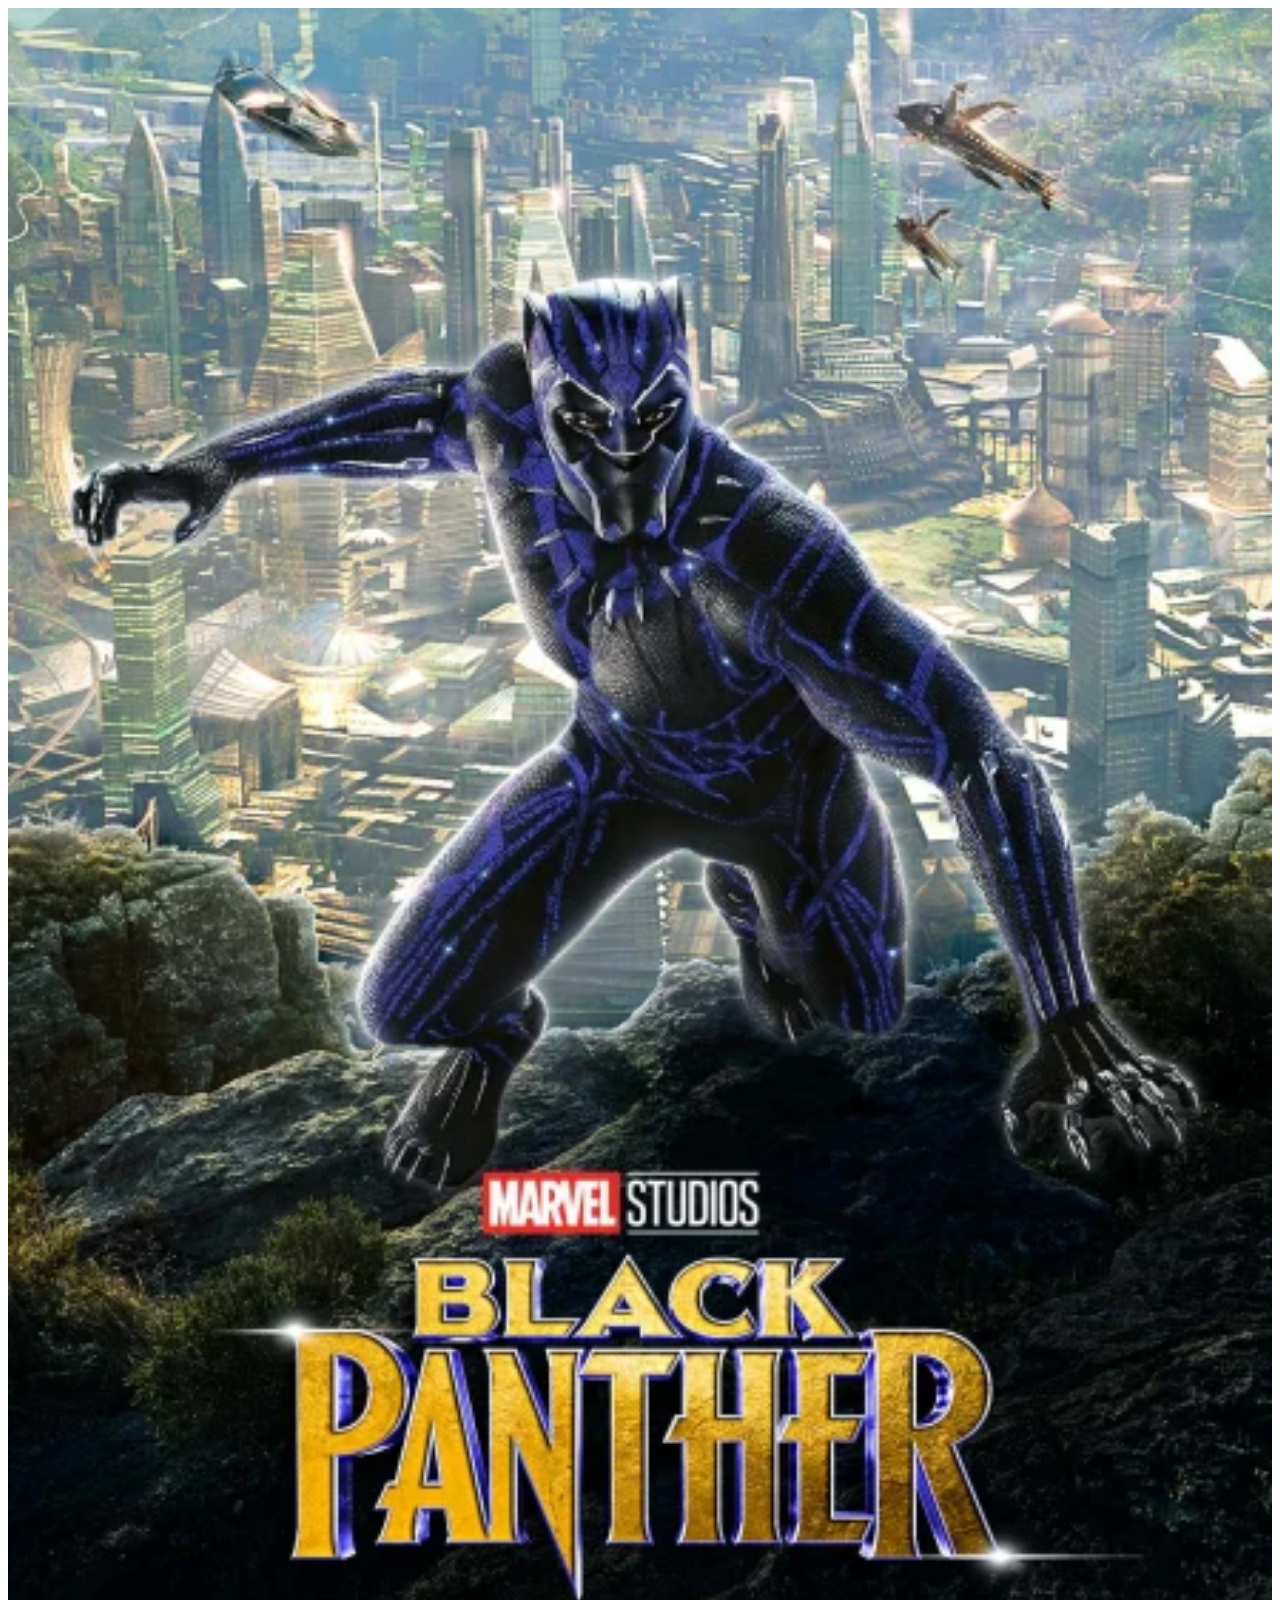
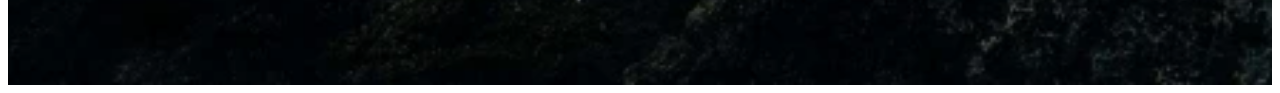
<file: index2.html>
<!DOCTYPE html>
<html>
<head>
	<title>Image Slider CSS3</title>
	<link rel="stylesheet" type="text/css" href="css/style2.css">
</head>
<body>
<div id="slider" >
<figure>
<img src="images/best/pic1.jpg">
<img src="images/best/pic2.jpg">
<img src="images/best/pic3.jpg">
<img src="images/best/pic4.jpg">
<img src="images/best/pic5.jpg">
</figure>	

</div>

</body>
</html>
</file>
<file: css/style2.css>
@keyframes slider {

0% {
	left: 0;
}

20% {
	left: 0;
}

25% {
	left: -100%;
}

45% {
    left: -100%;

}

50% {
		left: -200%;

}

70% {
	left: -200%;
}

75% {
	left: -300%;
}

95% {
	left: -300%;
}

100% {
	left: -400%;

}

}

#slider {
	overflow: hidden;
}

#slider figure img {
	width: 20%;
	float: left;
}

#slider figure {
	position: relative;
	width: 500%;
	margin: 0;
	left: 0;
	text-align: left;
	font-size: 0;
	/*animation: 20s slider infinite; */

}
</file>
<file: css/style1.css>
@import url('https://fonts.googleapis.com/css2?family=Roboto&display=swap');
@import url('https://pro.fontawesome.com/releases/v5.10.0/css/all.css');
*{
    padding: 0;
    margin: 0;
    box-sizing: border-box;
}
body{
    background-color: #192133;
    color: whitesmoke;
    font-family: "Roboto","HelveticaNeue-Light",sans-serif;
}
.container{
    width: 100%;
    height: 70px;
    /* border: 2px solid white; */
    display: flex;
}

.container article{
    height: 70px;
    width: 90%;
    display: flex;
    align-items: center;
    margin: 0 auto;
}
.container article span i{
    padding-right:15px;
    color: #ffffff99;
    font-size: 18px;
    font-weight: lighter;
}


.container article .logo img{
    display: flex;
    width: 100%;
}
.logo img {
    width: 115px;
    height: 45px;
    padding-bottom: 10px;
}
.mainContain{
    /* border: 2px solid yellow; */
    display: flex;
    width: 38%;
}
.mainContain ul{
    text-decoration: none;
    display: flex;


}
.mainContain ul li{
    text-decoration: none;
    list-style: none;
    display: flex;


}
.mainContain ul li a{
    text-decoration: none;
    color: whitesmoke;
    font-size: 16px;
    cursor: pointer;
    display: inline-block;
    padding: 20px 15px 20px;
    line-height: normal;
    color: var(--TEXT_COLOR_L0);
    font-weight: 500;
    opacity: 1;
}

.kids{
    display: flex;
    width: 20%;
    padding-right: 100px;
    margin-left: 20px;
}
.kids img {
    width: 40px;
    height: 15px;
    background: no-repeat;
}
/*.mainContain nav ul li a{
    text-decoration: none;
    color: white;
    font-size: 15px;
    padding: 20px 15px;

}*/
.mainContain nav ul ul{
    background:  #192133;
    list-style: none;
    width: 150px;
    position: absolute;
    top: 60px;
    display: none;
}
.mainContain nav ul ul li a{
    display: block;
    padding: 10px;
}
.mainContain nav ul li a:hover{
    background-color: black;
}
.mainContain nav ul li:hover>ul{
    display: block;
    transition: 2sec;
}

.searchBox{
    width: 25%;
    display: flex;
}

.searchBox form input{ 
    width: 90%;
    background-color:#192133;
    border-radius: 3px;
    border-bottom: 0.5px solid white;
    padding: 6px 40px;
    text-align: left;
    font-weight: bold;
    font-family:  "Roboto","HelveticaNeue-Light",sans-serif;
     color: white; 
    font-size: 15px;
    /* display: flex; */
}
.searchicon{
    /* padding: 10px; */
    display: flex;
    position: absolute;
    top: 24px;
}
.sublog{
    display: flex;
    width: 7%;
}
.sublog button{
    font-size: 14px;
    font-weight: 500;
    color: #fff;
    padding: 15px 18px 15px;
    border-radius: 3px;
    text-align: center;
    text-transform: uppercase;
    background: rgb(31 128 224);
    border: none;
    outline: 0;
    outline-color: transparent;
    position: relative;
    outline: none !important;
    font-size: 12px;
    margin: 15px 0 15px -70px;
    padding: 0 12px;
    letter-spacing: 0.4px;
    font-weight: 700;
    height: 24px;
    line-height: 24px;
    border-radius: 4px;
}

.sublog ul{
    text-decoration: none;
    display: flex;


}
.sublog ul li{
    text-decoration: none;
    list-style: none;
    display: flex;


}
.sublog ul li a{
    text-decoration: none;
    color: whitesmoke;
    font-size: 16px;
    cursor: pointer;
    display: inline-block;
    padding: 20px 15px 20px;
    line-height: normal;
    color: var(--TEXT_COLOR_L0);
    font-weight: 500;
    opacity: 1;
}



hr{
    width: 94%;
    margin-left: 48px;
    color:#ffffff99;
    border: 0.5px solid #ffffff99;
}

.minislider{
    display: flex;
    /*border: 1px solid white; */
    width: 100%;
    height: 150px;
    margin-top: 10px;
}
.minislider article{
    height: auto;
    width: 100%;
    display: flex;
    /* align-items: center; */
    margin: 0 auto;
   /* border: 1px solid white; */

   
}
.minislider article .sl1 , .sl2 ,.sl3,.sl4,.sl5 , .sl6{
    height: auto;
    width: 280px;
    border-radius: 5px;
  /* border: 1px solid white;*/
    margin: 10px;
    display: flex;
    margin-top: 10px;

}
.minislider img{
    width: 220px;
    display: flex;
    padding: 5px;
   
}
.h1 h2{
    margin-left: 20px;
}
.minislider1{
    display: flex;
    /*border: 1px solid white; */
    width: 80%;
    height: 250px;
    margin-top: 10px;
}
.minislider1 article{
    height: auto;
    width: 100%;
    display: flex;
    /* align-items: center; */
    margin: 0 auto;
   /* border: 1px solid white; */

   
}
.minislider1 article .sl1 , .sl2 ,.sl3,.sl4,.sl5 , .sl6{
    height: auto;
    width: 230px;
    border-radius: 10px;
  /* border: 1px solid white;*/
    margin: 10px;
    display: flex;
    margin-top: 10px;

}
.minislider1 img{
    width: 180px;
    display: flex;
    padding: 5px;
   
}
.h2 h2{
    margin-left: 20px;
}
#lastBlock article {
    width: 100%;
    display: flex;
}
#lastBlock ul li{
    text-decoration: none;
    list-style: none;
    /*display: flex;*/
    float: left;
}
#lastBlock ul li a{
    text-decoration: none;
    color: white;
    font-size: 14px;
    cursor: pointer;
    display: inline-block;
    padding: 10px;
    margin-left: 10px;
   /* padding: 20px 15px 20px;
    line-height: normal;
    color: var(--TEXT_COLOR_L0);
    font-weight: 500;
    opacity: 1;*/
}
#lastBlock ul{
    list-style: none;
    display: flex;
    align-items: center;
    text-align: center;
}
#lastBlock p{
    font-size: 12px;
    margin-left: 20px;
}
.connect p1{
  line-height: 40px;
  font-size: 14px;
  margin-left: 160px;
}
.connect ul{
    margin-left: 160px;

}
.connect ul li i{
    font-size: 30px;
    padding: 10px;
}
.app p2{
    line-height: 40px;
    font-size: 14px;
    margin-left: 280px;
}

.img1 img{
    width: 100px;
    height: 40px;
    margin-left: 280px;
}
.img2 img{
    width: 100px;
    height: 40px;
    margin-left: 280px;
    /*margin: auto 50px;*/
}
</file>
